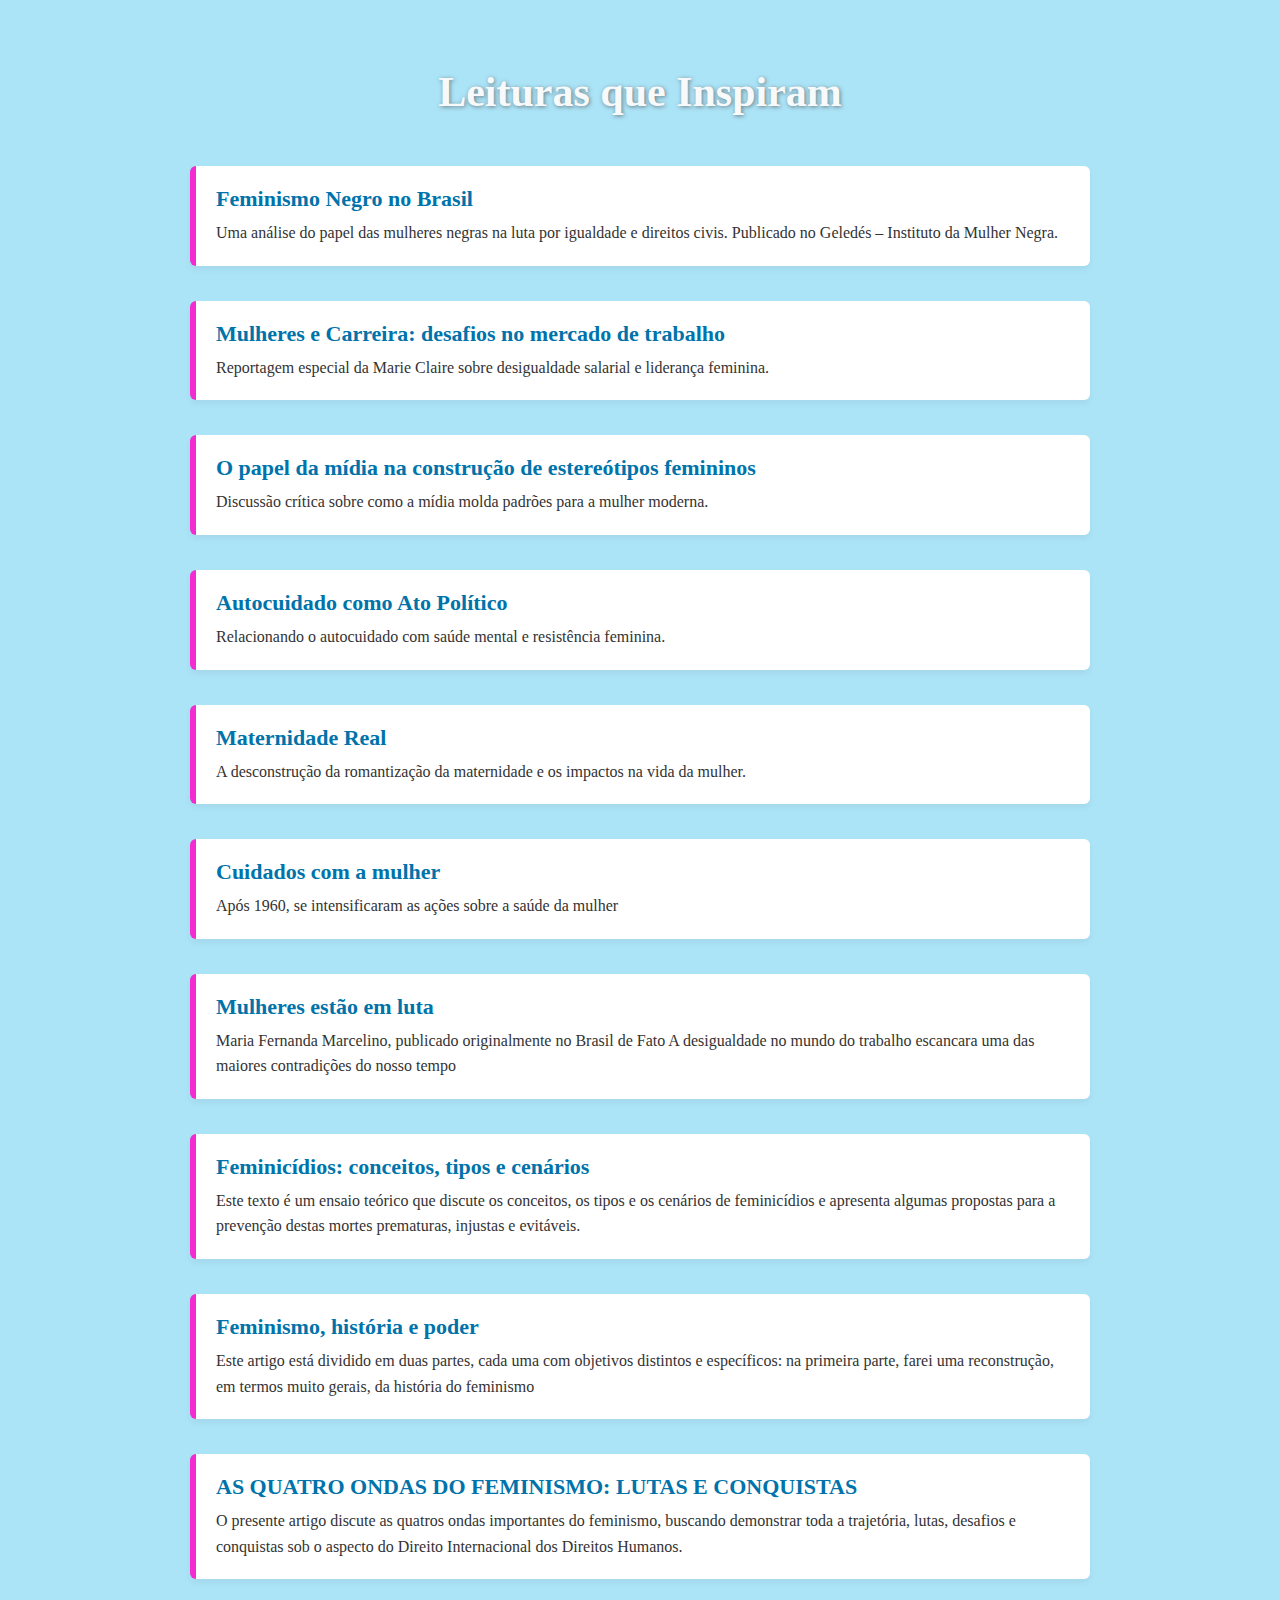
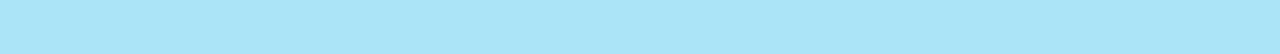
<file: artigos.html>
<!DOCTYPE html>
<html lang="pt-BR">
<head>
  <meta charset="UTF-8">
  <title>Artigos sobre o Universo Feminino</title>
  <style>
    body {
      font-family: 'Georgia', serif;
      background: linear-gradient(to bottom, #ace4f7);
      margin: 0;
      padding: 40px 20px;
      color: #333;
    }
    .container {
      max-width: 900px;
      margin: auto;
    }
    h1 {
      font-size: 42px;
      color: #f7f9fb;
      text-align: center;
      margin-bottom: 50px;
     text-shadow: 1px 1px 4px rgba(58, 52, 52, 0.6);
    }
    .artigo {
      background-color: #fff;
      border-left: 6px solid #f22cd1;
      margin-bottom: 35px;
      padding: 20px;
      border-radius: 6px;
      box-shadow: 0 4px 6px rgba(0,0,0,0.05);
    }
    .artigo h2 {
      margin: 0;
      font-size: 22px;
      color: #4a2e38;
    }
    .artigo p {
      margin: 8px 0 0;
      line-height: 1.6;
      font-size: 16px;
    }
    .artigo a {
      text-decoration: none;
      color: #0073aa;
    }
    .artigo a:hover {
      text-decoration: underline;
    }
  </style>
</head>
<body>

  <div class="container">
    <h1>Leituras que Inspiram</h1>

    <div class="artigo">
      <h2><a href="https://www.geledes.org.br/" target="_blank">Feminismo Negro no Brasil</a></h2>
      <p>Uma análise do papel das mulheres negras na luta por igualdade e direitos civis. Publicado no Geledés – Instituto da Mulher Negra.</p>
    </div>

    <div class="artigo">
      <h2><a href="https://revistamarieclaire.globo.com/" target="_blank">Mulheres e Carreira: desafios no mercado de trabalho</a></h2>
      <p>Reportagem especial da Marie Claire sobre desigualdade salarial e liderança feminina.</p>
    </div>

    <div class="artigo">
      <h2><a href="https://blogueirasfeministas.com/" target="_blank">O papel da mídia na construção de estereótipos femininos</a></h2>
      <p>Discussão crítica sobre como a mídia molda padrões para a mulher moderna.</p>
    </div>

    <div class="artigo">
      <h2><a href="https://www.psyson.com.br/artigos/autocuidado-e-feminismo/" target="_blank">Autocuidado como Ato Político</a></h2>
      <p>Relacionando o autocuidado com saúde mental e resistência feminina.</p>
    </div>

    <div class="artigo">
      <h2><a href="https://azmina.com.br/" target="_blank">Maternidade Real</a></h2>
      <p>A desconstrução da romantização da maternidade e os impactos na vida da mulher.</p>
    </div>

    <div class="artigo">
      <h2><a href="https://mulher.jundiai.sp.gov.br/cuidados-com-a-mulher/" target="_blank">Cuidados com a mulher</a></h2>
      <p>Após 1960, se intensificaram as ações sobre a saúde da mulher</p>
    </div>

    <div class="artigo">
      <h2><a href="https://www.sof.org.br/category/artigos/" target="_blank">Mulheres estão em luta</a></h2>
      <p>Maria Fernanda Marcelino, publicado originalmente no Brasil de Fato A desigualdade no mundo do trabalho escancara uma das maiores contradições do nosso tempo</p>
    </div>
    
    <div class="artigo">
      <h2><a href="https://www.scielo.br/j/csc/a/SxDFyB4bPnxQGpJBnq93Lhn" target="_blank">Feminicídios: conceitos, tipos e cenários</a></h2>
      <p>Este texto é um ensaio teórico que discute os conceitos, os tipos e os cenários de feminicídios e apresenta algumas propostas para a prevenção destas mortes prematuras, injustas e evitáveis.</p>
    </div>

    <div class="artigo">
      <h2><a href="https://mulher.jundiai.sp.gov.br/cuidados-com-a-mulher/" target="_blank">Feminismo, história e poder</a></h2>
      <p>Este artigo está dividido em duas partes, cada uma com objetivos distintos e específicos: na primeira parte, farei uma reconstrução, em termos muito gerais, da história do feminismo</p>
    </div>

<div class="artigo">
      <h2><a href="https://www.scielo.br/j/csc/a/SxDFyB4bPnxQGpJBnq93Lhn" target="_blank">AS QUATRO ONDAS DO FEMINISMO: LUTAS E CONQUISTAS</a></h2>
      <p>O presente artigo discute as quatros ondas importantes do feminismo, buscando demonstrar toda a trajetória, lutas, desafios e conquistas sob o aspecto do Direito Internacional dos Direitos Humanos. </p>
    </div>



</div>
</body>
</html>
</file>
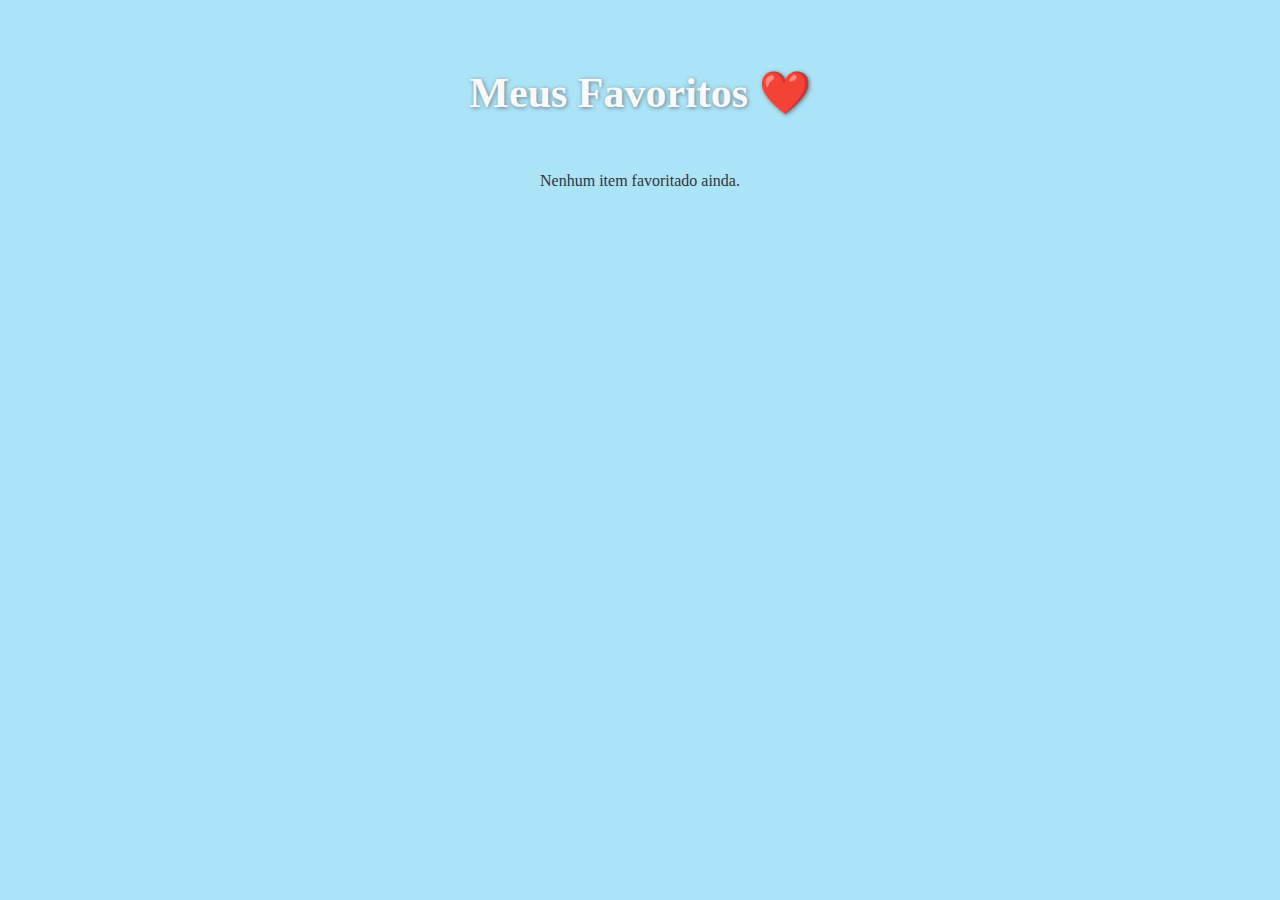
<file: favoritos.html>
<!DOCTYPE html>
<html lang="pt-br">
<head>
  <meta charset="UTF-8">
  <title>Meus Favoritos ❤️</title>
  <style>
    body {
       font-family: 'Georgia', serif;
      background: linear-gradient(to bottom, #ace4f7);
      margin: 0;
      padding: 40px 20px;
      color: #333;
    }

    h1 {
    font-size: 42px;
      color: #f7f9fb;
      text-align: center;
      margin-bottom: 50px;
      text-shadow: 1px 1px 4px rgba(58, 52, 52, 0.6);
    }

    .favoritos-container {
      display: flex;
      flex-wrap: wrap;
      gap: 20px;
      justify-content: center;
    }

    .favorito-item {
      background: #fff;
      border-radius: 12px;
      padding: 16px;
      width: 300px;
      box-shadow: 0 4px 12px rgba(0, 0, 0, 0.08);
      position: relative;
    }

    .favorito-item img {
      width: 100%;
      max-height: 180px;
      object-fit: cover;
      border-radius: 8px;
      margin-top: 10px;
    }

    .favorite-btn {
      position: absolute;
      top: 10px;
      right: 12px;
      font-size: 20px;
      cursor: pointer;
    }

    .favorito-item a {
      color: #0077cc;
      text-decoration: none;
    }

    .favorito-item a:hover {
      text-decoration: underline;
    }

    .categoria {
      font-size: 12px;
      color: #d23b93;
      margin-bottom: 4px;
    }

    p, h3, h2 {
      margin: 5px 0;
    }
  </style>
</head>
<body>
  <h1>Meus Favoritos ❤️</h1>
  <div class="favoritos-container" id="favoritos"></div>

  <script>
    document.addEventListener("DOMContentLoaded", () => {
      const container = document.getElementById("favoritos");
      const favoritos = JSON.parse(localStorage.getItem("favoritos")) || [];

      if (favoritos.length === 0) {
        container.innerHTML = "<p style='text-align:center;'>Nenhum item favoritado ainda.</p>";
        return;
      }

      favoritos.forEach(item => {
        const div = document.createElement("div");
        div.className = "favorito-item";
        div.innerHTML = item.html;

        const btn = div.querySelector(".favorite-btn");
        if (btn) {
          btn.textContent = "🗑️";
          btn.addEventListener("click", () => {
            const index = favoritos.findIndex(f => f.id === item.id);
            if (index !== -1) {
              favoritos.splice(index, 1);
              localStorage.setItem("favoritos", JSON.stringify(favoritos));
              div.remove();
              if (favoritos.length === 0) {
                container.innerHTML = "<p style='text-align:center;'>Nenhum item favoritado ainda.</p>";
              }
            }
          });
        }

        container.appendChild(div);
      });
    });
  </script>
</body>
</html>
</file>
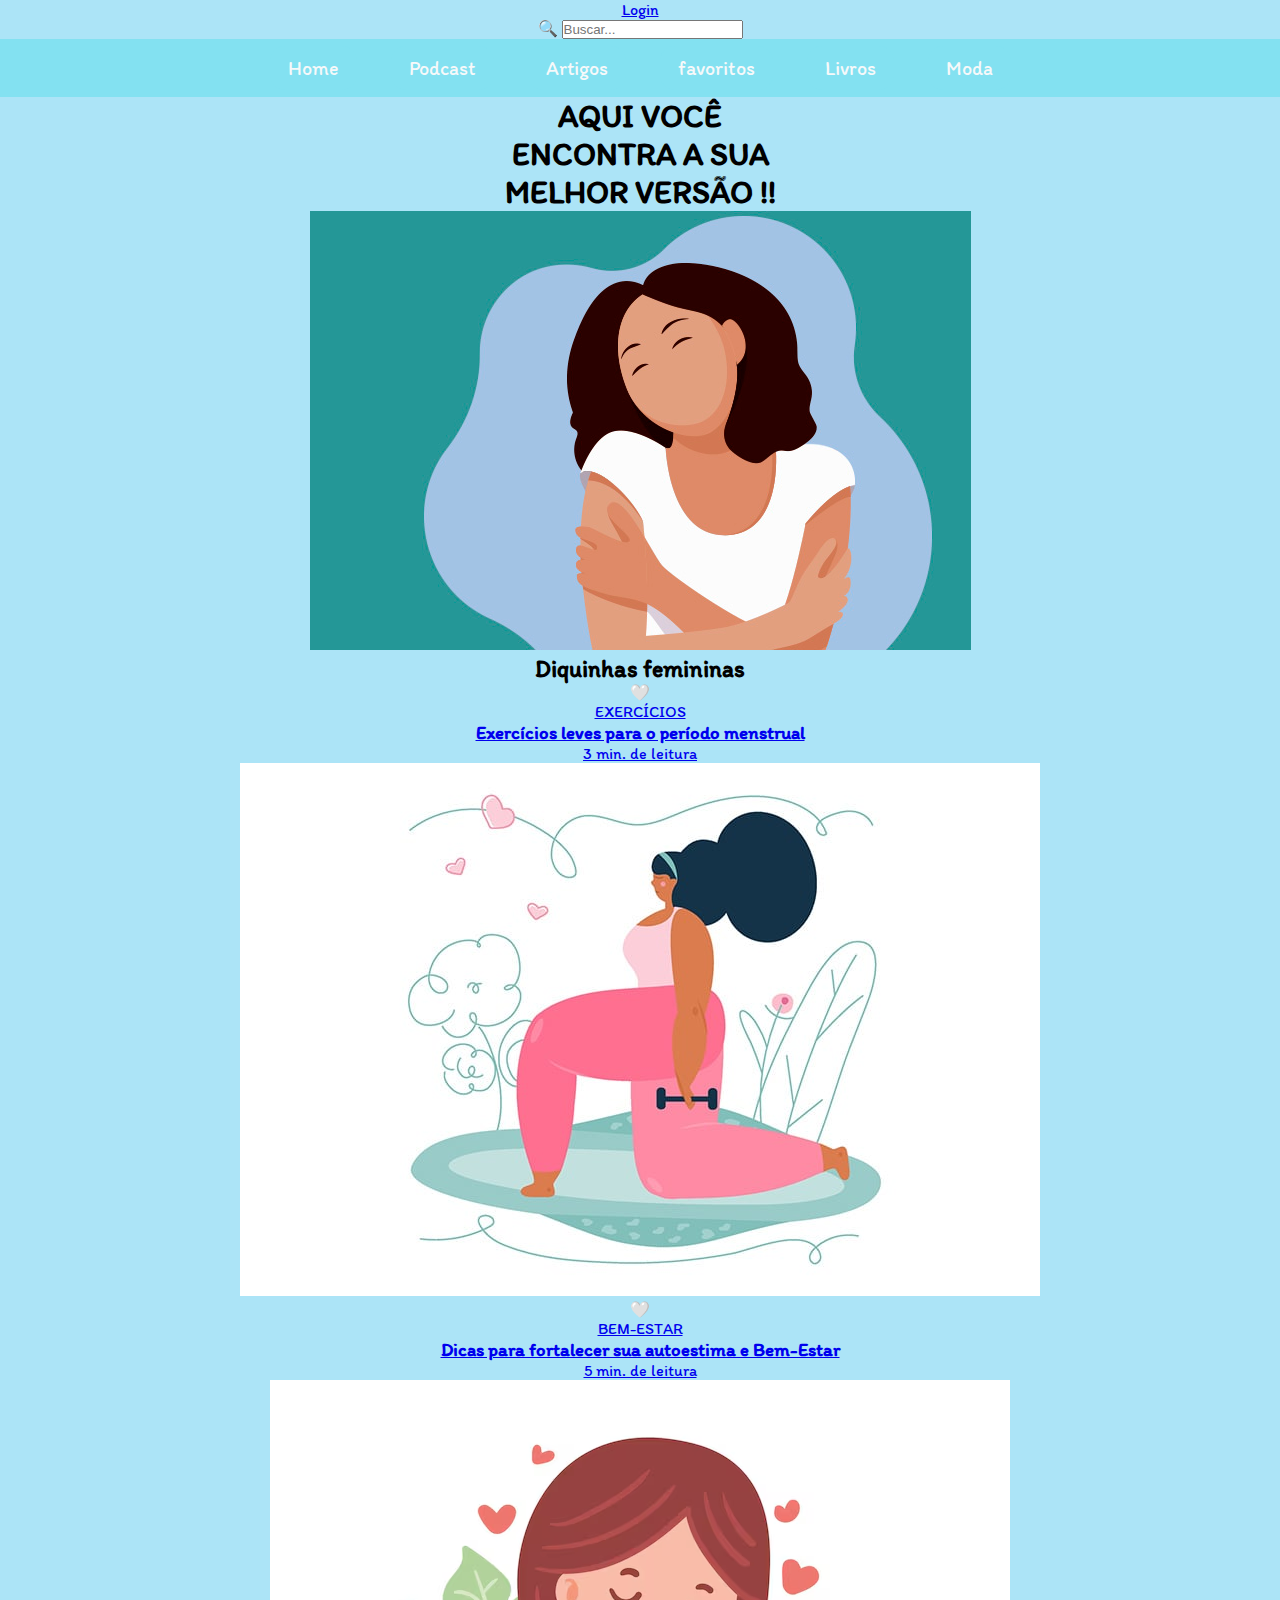
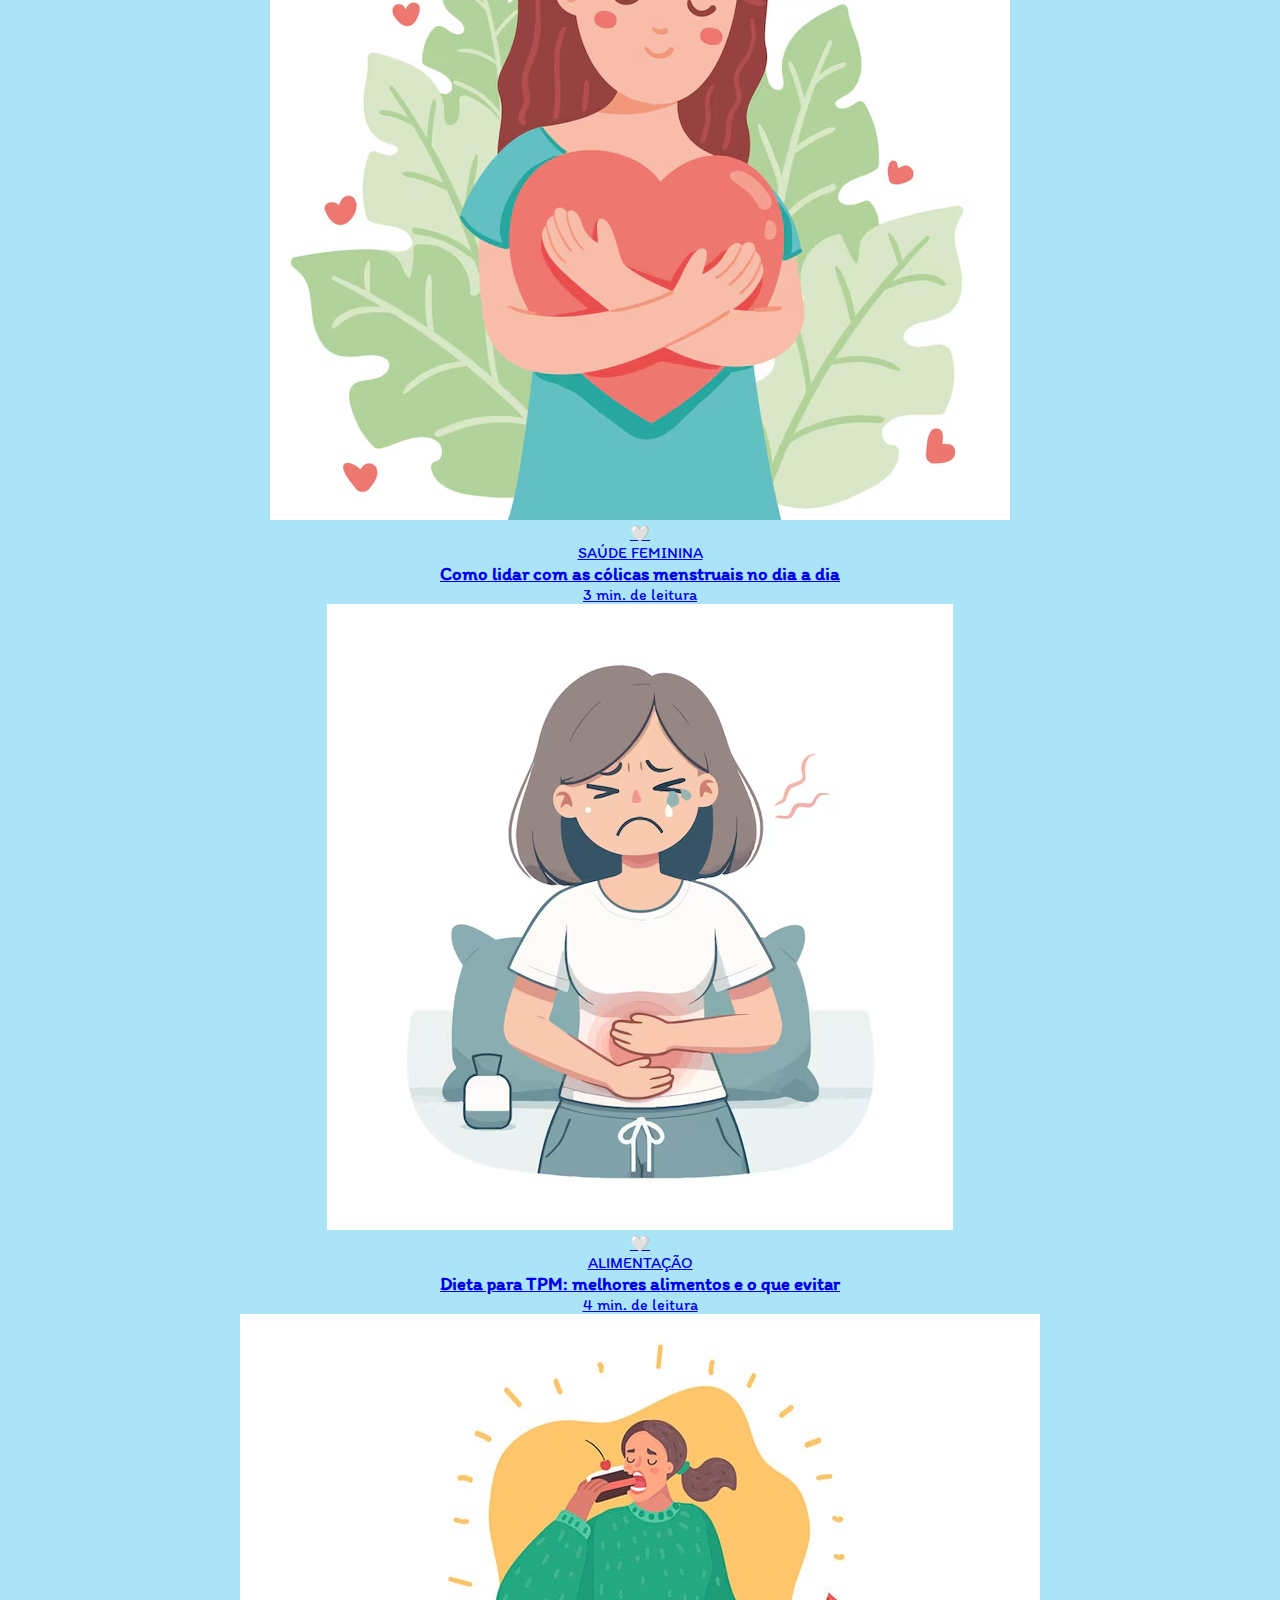
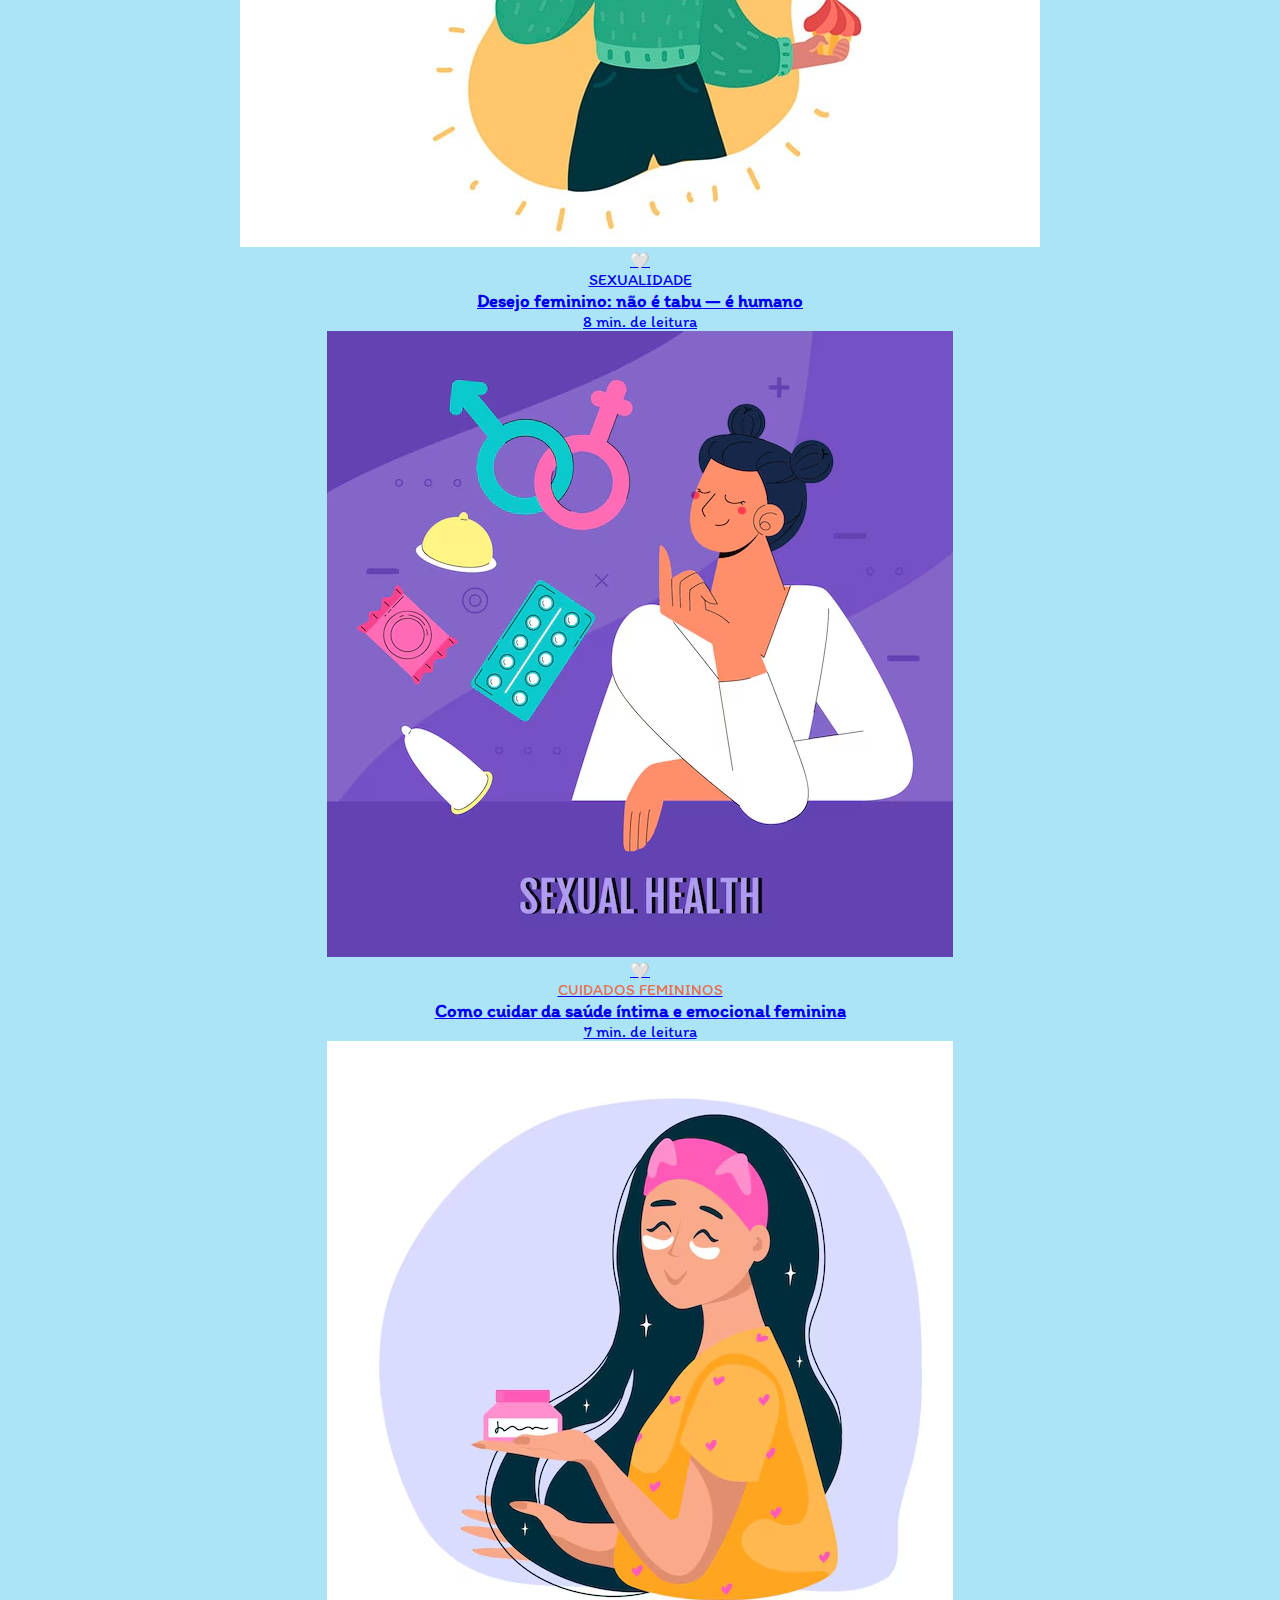
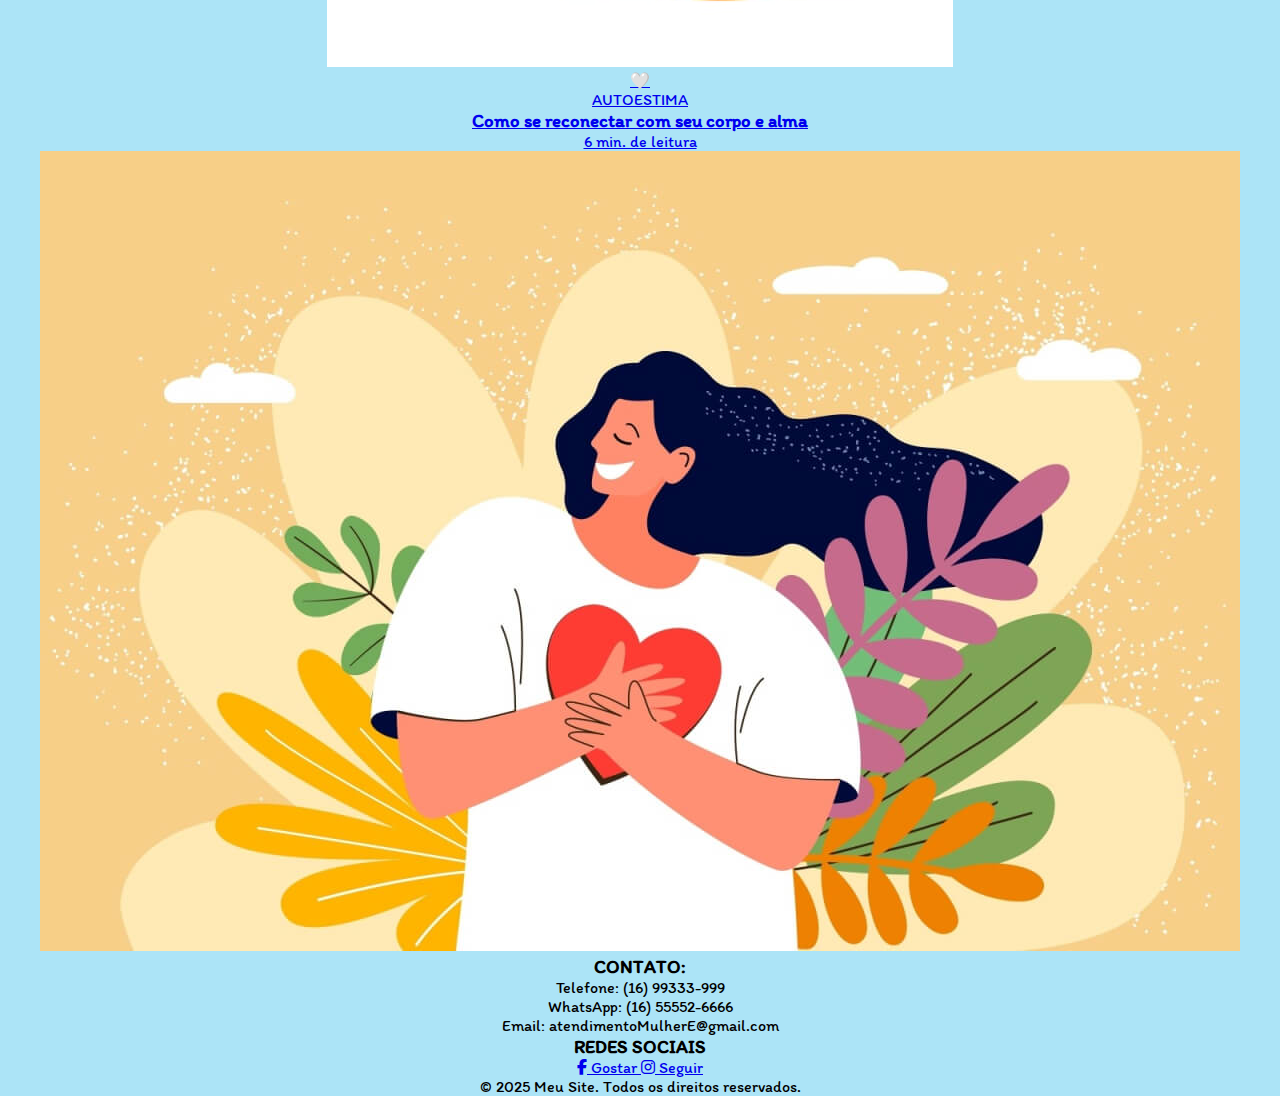
<file: home.html>
<!DOCTYPE html>
<html lang="pt-br">
<head>
  <meta charset="UTF-8" />
  <meta name="viewport" content="width=device-width, initial-scale=1.0" />
  <title>Página inicial</title>
  <link rel="stylesheet" href="style.css" />
  <link href="https://fonts.googleapis.com/css2?family=Itim&display=swap" rel="stylesheet" />
  <link rel="stylesheet" href="https://cdnjs.cloudflare.com/ajax/libs/font-awesome/6.4.0/css/all.min.css" />
</head>
<script src="favoritos.js"></script>

<body>
  <div id="top-bar">
    <a href="index.html" id="login-btn" class="login-link">Login</a>
    <div class="search-wrapper">
      <span class="search-icon">🔍</span>
      <input type="text" id="search-input" placeholder="Buscar..." />
    </div>
  </div>

  <div id="login-container" style="display: none;">
    <form id="login-form" action="#" method="post">
      <h2>Login</h2>
      <label for="username">Usuário:</label>
      <input type="text" id="username" name="username" required /><br /><br />
      <label for="password">Senha:</label>
      <input type="password" id="password" name="password" required /><br /><br />
      <button type="submit">Entrar</button>
      <button type="button" id="close-login">Fechar</button>
    </form>
  </div>

  <nav>
    <ul>
      <li><a href="home.html">Home</a></li>
      <li><a href="podcasts-mulheres.html">Podcast</a></li>
      <li><a href="artigos.html">Artigos</a></li>
      <li><a href="favoritos.html">favoritos</a></li>
      <li><a href="Livros.html">Livros</a></li>
      <li>
        <a href="#" id="moda">Moda</a>
        <ul id="sub-opcoes" style="display: none;">
      <li><a href="maquiagem.html">Maquiagens</a></li>
      <li><a href="calcados.html">Calçados</a></li>
      <li><a href="roupas.html">Roupas</a></li>
        </ul>
      </li>
    </ul>
  </nav>

  <section class="destaque">
    <div class="texto">
      <h1>AQUI VOCÊ<br />ENCONTRA A SUA<br />MELHOR VERSÃO !!</h1>
    </div>
    <img src="img/cuidados_mulher_header-1.jpg" alt="ser mulher" />
  </section>

  <section id="artigos">
    <div class="artigos-header">
      <h2>Diquinhas femininas</h2>
    </div>
    <div class="artigos-container">
        
      <div class="card-artigo">
       <span class="favorite-btn">🤍</span>
        <a href="https://www.alwaysbrasil.com.br/pt-br/para-mulheres/saude/exercicios-para-a-menstruacao" target="_blank" rel="noopener noreferrer" class="card-link">
          <p class="categoria">EXERCÍCIOS</p>
          <h3>Exercícios leves para o período menstrual</h3>
          <p class="tempo-leitura">3 min. de leitura</p>
          <img src="img/como-aliviar-o-inchaco-menstrual-3.jpg" alt="Exercícios durante o ciclo" />
        </div>
      </a>

   <div class="card-artigo" data-id="artigo-1">
  <span class="favorite-btn">🤍</span>
  <a href="https://...https://www.maristelacorralero.com.br/" target="_blank" rel="noopener noreferrer" class="card-link">
    <p class="categoria">BEM-ESTAR</p>
    <h3>Dicas para fortalecer sua autoestima e Bem-Estar</h3>
    <p class="tempo-leitura">5 min. de leitura</p>
    <img src="img/conceito-de-ilustracao-de-auto-cuidado_23-2148526939.avif" alt="Autoestima" />
  </a>
</div>

      <a href="https://www.tuasaude.com/6-dicas-para-diminuir-as-colicas-menstruais/" target="_blank" rel="noopener noreferrer" class="card-link">
        <div class="card-artigo">
           <span class="favorite-btn">🤍</span>
          <p class="categoria">SAÚDE FEMININA</p>
          <h3>Como lidar com as cólicas menstruais no dia a dia</h3>
          <p class="tempo-leitura">3 min. de leitura</p>
          <img src="img/desenho-animado-de-uma-mulher-com-colicas-menstruais_207579-3121.avif" alt="Cólica" />
        </div>
      </a>

      <a href="https://www.tuasaude.com/alimentos-que-combatem-a-tpm-tensao-pre-menstrual/" target="_blank" rel="noopener noreferrer" class="card-link">
        <div class="card-artigo">
           <span class="favorite-btn">🤍</span>
          <p class="categoria">ALIMENTAÇÃO</p>
          <h3>Dieta para TPM: melhores alimentos e o que evitar</h3>
          <p class="tempo-leitura">4 min. de leitura</p>
          <img src="img/vontade-de-comer-doce-na-tpm-1.jpg" alt="Alimentos TPM" />
        </div>
      </a>

        <a href="https://iplclinicaescola.com.br/2021/06/16/mulheres-sexo-e-tabu-porque-a-sexualidade-feminina-ainda-e-reprimida/" target="_blank" rel="noopener noreferrer" class="card-link">
        <div class="card-artigo">
        <span class="favorite-btn">🤍</span>
          <p class="categoria">SEXUALIDADE</p>
          <h3>Desejo feminino: não é tabu — é humano</h3>
          <p class="tempo-leitura">8 min. de leitura</p>
          <img src="img/ilustracao-de-educacao-sexual-desenhada-a-mao_23-2150006291.avif" alt="Sexualidade" />
        </div>
      </a>

       <a href="https://www.minhavida.com.br/saude/temas/saude-da-mulher" target="_blank" rel="noopener noreferrer" class="card-link">
  <div class="card-artigo">
    <span class="favorite-btn">🤍</span>
    <p class="categoria" style="color: #e76f51;">CUIDADOS FEMININOS</p>
    <h3>Como cuidar da saúde íntima e emocional feminina</h3>
    <p class="tempo-leitura">7 min. de leitura</p>
    <img src="img/mulher-com-manchas-faciais-cuidando-do-cabelo-pessoa-de-desenho-vetorial-conceito-de-cuidados-com-a-pele-de-beleza_605517-433.avif"Cuidados femininos />
  </div>
</a>

      <a href="https://istoe.com.br/consciencia-corporal-como-ter-uma-conexao-mais-profunda-com-seu-corpo" target="_blank" rel="noopener noreferrer" class="card-link">
        <div class="card-artigo">
         <span class="favorite-btn">🤍</span>
          <p class="categoria">AUTOESTIMA</p>
          <h3>Como se reconectar com seu corpo e alma</h3>
          <p class="tempo-leitura">6 min. de leitura</p>
          <img src="img/veja-a-importancia-de-se-reconectar-consigo.jpg" alt="Reconexão com o corpo" />
        </div>
      </a>
    </div>
  </section>

  <footer class="footer">
    <div class="footer-container">
      <div class="footer-logo"></div>

      <div class="footer-contact">
        <h3><span class="barra"></span> CONTATO:</h3>
        <p>Telefone: (16) 99333-999</p>
        <p>WhatsApp: (16) 55552-6666</p>
        <p>Email: atendimentoMulherE@gmail.com</p>
      </div>

      <div class="footer-social">
        <h3><span class="barra"></span> REDES SOCIAIS</h3>
        <a href="#" class="social-btn facebook">
          <i class="fab fa-facebook-f"></i> Gostar
        </a>
        <a href="#" class="social-btn instagram">
          <i class="fab fa-instagram"></i> Seguir
        </a>
      </div>
    </div>

    <p>&copy; 2025 Meu Site. Todos os direitos reservados.</p>
  </footer>

  <script>
    document.addEventListener("DOMContentLoaded", function () {
      const input = document.getElementById("search-input");
      const artigos = document.querySelectorAll(".card-artigo");

      input.addEventListener("input", function () {
        const termo = input.value.toLowerCase();

        artigos.forEach((artigo) => {
          const texto = artigo.innerText.toLowerCase();
          artigo.style.display = texto.includes(termo) ? "block" : "none";
      
        });
      });
    });
    

  </script>
  <script src="script.js"></script>
</body>
</html>
</file>
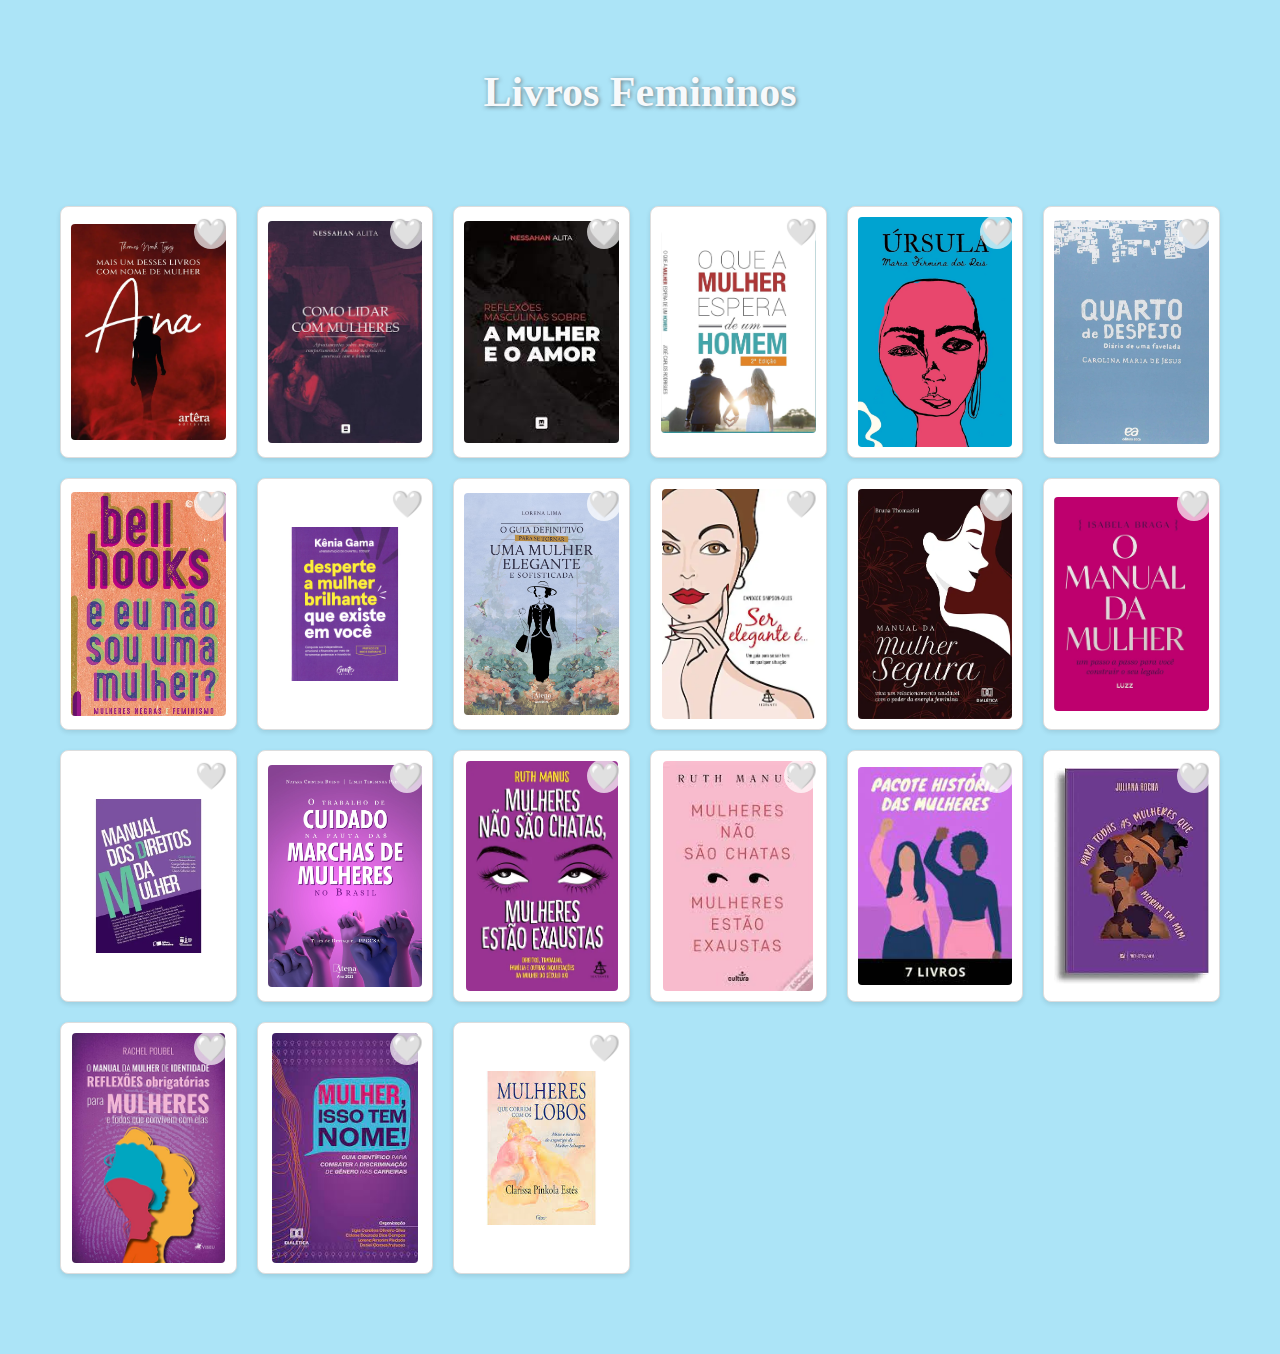
<file: Livros.html>
<!DOCTYPE html>
<html lang="pt-BR">
<head>
  <meta charset="UTF-8" />
  <meta name="viewport" content="width=device-width, initial-scale=1" />
  <title>Livros Femininos</title>
  <style>
    body {
       font-family: 'Georgia', serif;
      background: linear-gradient(to bottom, #ace4f7);
      margin: 0;
      padding: 40px 20px;
      color: #333;
    }

    h1 {
    font-size: 42px;
      color: #f7f9fb;
      text-align: center;
      margin-bottom: 50px;
      text-shadow: 1px 1px 4px rgba(58, 52, 52, 0.6);
    }

    .livros-container {
      display: grid;
      grid-template-columns: repeat(auto-fit, minmax(150px, 1fr));
      gap: 20px;
      padding: 40px;
      max-width: 1200px;
      margin: 0 auto;
    }

    .livro {
      position: relative;
      background-color: #fff;
      padding: 10px;
      border: 1px solid #ddd;
      border-radius: 8px;
      box-shadow: 0 2px 5px rgba(0,0,0,0.1);
      display: flex;
      align-items: center;
      justify-content: center;
      height: 230px;
      cursor: pointer;
      overflow: hidden;
    }

    .livro img {
      max-width: 100%;
      max-height: 100%;
      object-fit: contain;
      border-radius: 4px;
      pointer-events: none;
    }

    .favorite-btn {
      position: absolute;
      top: 8px;
      right: 8px;
      font-size: 26px;
      color: #999;
      user-select: none;
      transition: color 0.3s ease;
      cursor: pointer;
      z-index: 10;
      background: rgba(255,255,255,0.7);
      border-radius: 50%;
      width: 34px;
      height: 34px;
      display: flex;
      align-items: center;
      justify-content: center;
    }

    .favorite-btn.favorito {
      color: #f22cd1;
      text-shadow: 0 0 4px #f22cd1;
    }
  </style>
</head>
<body>
  <h1>Livros Femininos</h1>

  <div class="livros-container">
<div class="livro" data-id="livro1" data-src="livros/Livro1.webp" data-alt="Livro 1">
  <img src="livros/Livro1.webp" alt="Livro 1" />
  <div class="favorite-btn" title="Favoritar">🤍</div>
</div>

<div class="livro" data-id="livro2" data-src="livros/Livro2.jpg" data-alt="Livro 2">
  <img src="livros/Livro2.jpg" alt="Livro 2" />
  <div class="favorite-btn" title="Favoritar">🤍</div>
</div>

<div class="livro" data-id="livro3" data-src="livros/Livro3.jpg" data-alt="Livro 3">
  <img src="livros/Livro3.jpg" alt="Livro 3" />
  <div class="favorite-btn" title="Favoritar">🤍</div>
</div>

<div class="livro" data-id="livro4" data-src="livros/Livro4.jpg" data-alt="Livro 4">
  <img src="livros/Livro4.jpg" alt="Livro 4" />
  <div class="favorite-btn" title="Favoritar">🤍</div>
</div>

<div class="livro" data-id="livro5" data-src="livros/Livro5.webp" data-alt="Livro 5">
  <img src="livros/Livro5.webp" alt="Livro 5" />
  <div class="favorite-btn" title="Favoritar">🤍</div>
</div>

<div class="livro" data-id="livro6" data-src="livros/Livro6.webp" data-alt="Livro 6">
  <img src="livros/Livro6.webp" alt="Livro 6" />
  <div class="favorite-btn" title="Favoritar">🤍</div>
</div>

<div class="livro" data-id="livro7" data-src="livros/Livro7.webp" data-alt="Livro 7">
  <img src="livros/Livro7.webp" alt="Livro 7" />
  <div class="favorite-btn" title="Favoritar">🤍</div>
</div>

<div class="livro" data-id="livro8" data-src="livros/Livro8.jpg" data-alt="Livro 8">
  <img src="livros/Livro8.jpg" alt="Livro 8" />
  <div class="favorite-btn" title="Favoritar">🤍</div>
</div>

<div class="livro" data-id="livro9" data-src="livros/Livro9.jpg" data-alt="Livro 9">
  <img src="livros/Livro9.jpg" alt="Livro 9" />
  <div class="favorite-btn" title="Favoritar">🤍</div>
</div>

<div class="livro" data-id="livro10" data-src="livros/Livro10.webp" data-alt="Livro 10">
  <img src="livros/Livro10.webp" alt="Livro 10" />
  <div class="favorite-btn" title="Favoritar">🤍</div>
</div>

<div class="livro" data-id="livro11" data-src="livros/livros11.webp" data-alt="Livro 11">
  <img src="livros/livros11.webp" alt="Livro 11" />
  <div class="favorite-btn" title="Favoritar">🤍</div>
</div>

<div class="livro" data-id="livro12" data-src="livros/livro12.jpg" data-alt="Livro 12">
  <img src="livros/livro12.jpg" alt="Livro 12" />
  <div class="favorite-btn" title="Favoritar">🤍</div>
</div>

<div class="livro" data-id="livro13" data-src="livros/livro13.webp" data-alt="Livro 13">
  <img src="livros/livro13.webp" alt="Livro 13" />
  <div class="favorite-btn" title="Favoritar">🤍</div>
</div>

<div class="livro" data-id="livro14" data-src="livros/livro14.webp" data-alt="Livro 14">
  <img src="livros/livro14.webp" alt="Livro 14" />
  <div class="favorite-btn" title="Favoritar">🤍</div>
</div>

<div class="livro" data-id="livro15" data-src="livros/livro15.webp" data-alt="Livro 15">
  <img src="livros/livro15.webp" alt="Livro 15" />
  <div class="favorite-btn" title="Favoritar">🤍</div>
</div>

<div class="livro" data-id="livro16" data-src="livros/livro16.jpg" data-alt="Livro 16">
  <img src="livros/livro16.jpg" alt="Livro 16" />
  <div class="favorite-btn" title="Favoritar">🤍</div>
</div>

<div class="livro" data-id="livro17" data-src="livros/livro17.jpg" data-alt="Livro 17">
  <img src="livros/livro17.jpg" alt="Livro 17" />
  <div class="favorite-btn" title="Favoritar">🤍</div>
</div>

<div class="livro" data-id="livro18" data-src="livros/livro18.jpg" data-alt="Livro 18">
  <img src="livros/livro18.jpg" alt="Livro 18" />
  <div class="favorite-btn" title="Favoritar">🤍</div>
</div>

<div class="livro" data-id="livro19" data-src="livros/livro19.jpg" data-alt="Livro 19">
  <img src="livros/livro19.jpg" alt="Livro 19" />
  <div class="favorite-btn" title="Favoritar">🤍</div>
</div>

<div class="livro" data-id="livro20" data-src="livros/livro20.jpg" data-alt="Livro 20">
  <img src="livros/livro20.jpg" alt="Livro 20" />
  <div class="favorite-btn" title="Favoritar">🤍</div>
</div>

<div class="livro" data-id="livro21" data-src="livros/livro21.jpg" data-alt="Livro 21">
  <img src="livros/livro21.jpg" alt="Livro 21" />
  <div class="favorite-btn" title="Favoritar">🤍</div>
</div>

  <script>
  const livros = document.querySelectorAll('.livro');

  let favoritos = JSON.parse(localStorage.getItem('favoritos')) || [];

  function atualizarUI() {
    livros.forEach(livro => {
      const id = livro.dataset.id;
      const btn = livro.querySelector('.favorite-btn');

      if (favoritos.includes(id)) {
        btn.textContent = '❤️';  
        btn.classList.add('favorited');
      } else {
        btn.textContent = '🤍'; 
        btn.classList.remove('favorited');
      }
    });
  }

  livros.forEach(livro => {
    const btn = livro.querySelector('.favorite-btn');
    btn.addEventListener('click', () => {
      const id = livro.dataset.id;
      if (favoritos.includes(id)) {
        favoritos = favoritos.filter(favId => favId !== id);
      } else {
        favoritos.push(id);
      }
      localStorage.setItem('favoritos', JSON.stringify(favoritos));
      atualizarUI();
    });
  });

  atualizarUI();
</script>
</body>
</html>
</file>
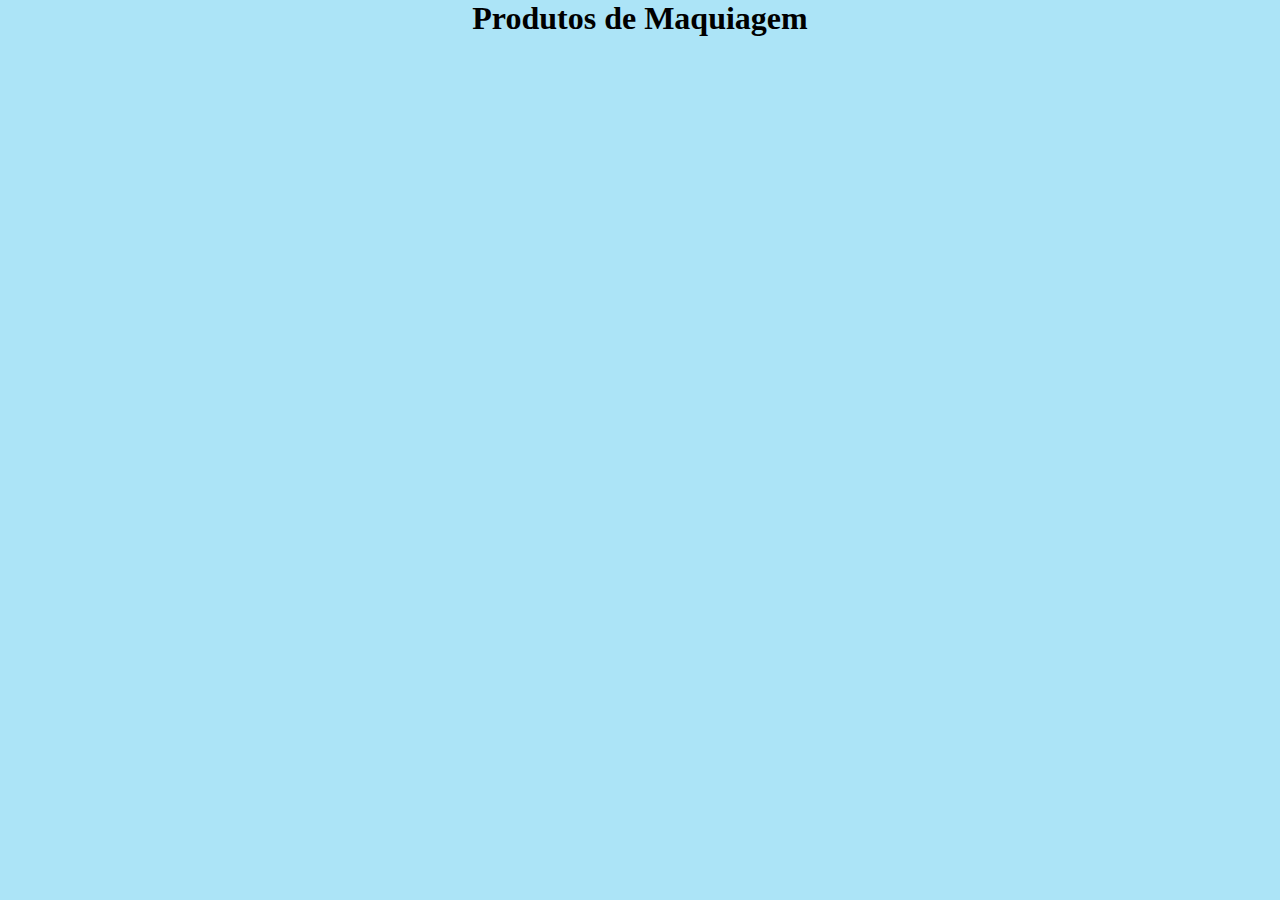
<file: maquiagem.html>
<!DOCTYPE html>
<html lang="pt-br">
<head>
    <meta charset="UTF-8">
    <meta name="viewport" content="width=device-width, initial-scale=1.0">
    <title>Produtos de Maquiagem</title>
    <link rel="stylesheet" href="style.css"> 
</head>
<body>
    <header>
        <h1>Produtos de Maquiagem</h1>
    </header>

    <main id="produtos">
    </main>

    <script src="maquiagem.js"></script>
</body>
</html>
</file>
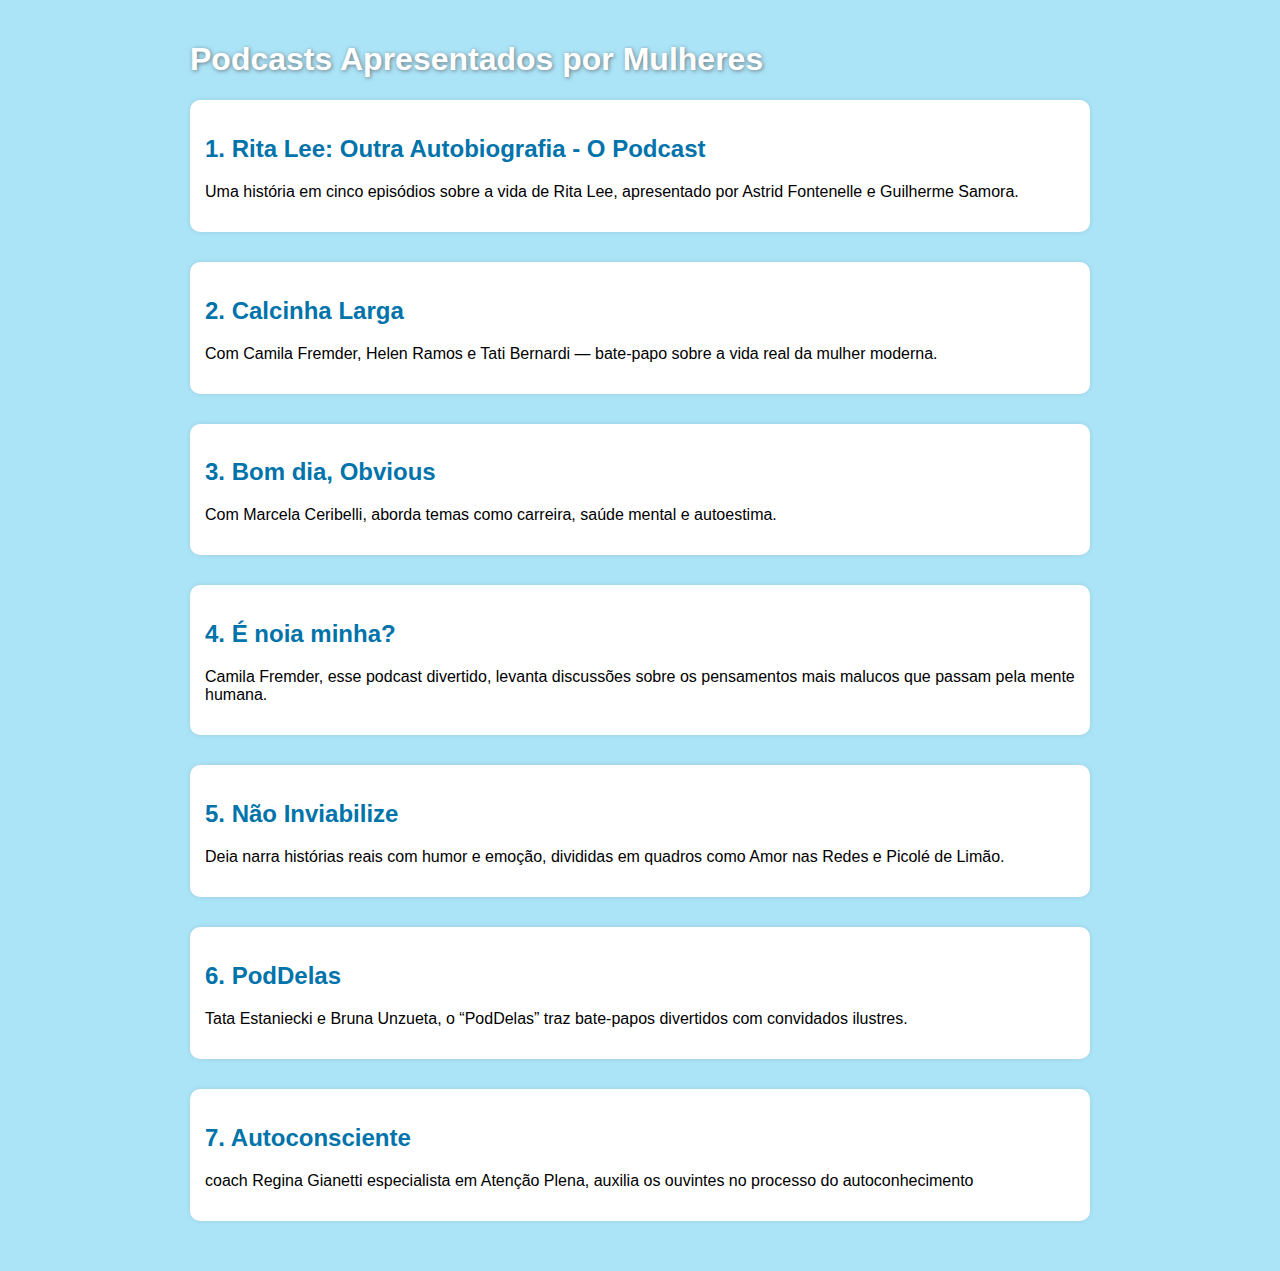
<file: podcasts-mulheres.html>
<!DOCTYPE html>
<html lang="pt-BR">
<head>
  <meta charset="UTF-8">
  <title>Podcasts Apresentados por Mulheres</title>
  <style>
    body {
      font-family: Arial, sans-serif;
      padding: 20px;
      max-width: 900px;
      margin: auto;
      background: linear-gradient(to bottom, #ace4f7);
    }
    h1 {
        color: white;
     text-shadow: 1px 1px 4px rgba(58, 52, 52, 0.6);
    }
    .podcast {
      margin-bottom: 30px;
      padding: 15px;
      background-color: #fff;
      border-radius: 10px;
      box-shadow: 0 0 5px rgba(0,0,0,0.1);
    }
    .podcast a {
      color: #0073aa;
      text-decoration: none;
      font-weight: bold;
    }
    .podcast a:hover {
      text-decoration: underline;
    }
  </style>
</head>
<body>

  <h1>Podcasts Apresentados por Mulheres</h1>

  <div class="podcast">
    <h2><a href="https://open.spotify.com/show/5AzkxpQZNjw17GA1GXt0Zz" target="_blank">1. Rita Lee: Outra Autobiografia - O Podcast</a></h2>
    <p>Uma história em cinco episódios sobre a vida de Rita Lee, apresentado por Astrid Fontenelle e Guilherme Samora.</p>
  </div>

  <div class="podcast">
    <h2><a href="https://open.spotify.com/episode/2cdbVD9PQtEZThRXG0wk6r" target="_blank">2. Calcinha Larga</a></h2>
    <p>Com Camila Fremder, Helen Ramos e Tati Bernardi — bate-papo sobre a vida real da mulher moderna.</p>
  </div>

  <div class="podcast">
    <h2><a href="https://open.spotify.com/show/1592iJQt0IlC5u5lKXrbyS" target="_blank">3. Bom dia, Obvious</a></h2>
    <p>Com Marcela Ceribelli, aborda temas como carreira, saúde mental e autoestima.</p>
  </div>

  <div class="podcast">
    <h2><a href="https://open.spotify.com/show/3abnr07SkMuHOUOXQpGnf1 " target="_blank">4. É noia minha?</a></h2>
    <p> Camila Fremder, esse podcast divertido, levanta discussões sobre os pensamentos mais malucos que passam pela mente humana.</p>
  </div>

  <div class="podcast">
    <h2><a href="https://open.spotify.com/show/66XCLKbi33MubYTZX2G2jW" target="_blank">5. Não Inviabilize</a></h2>
    <p>Deia narra histórias reais com humor e emoção, divididas em quadros como Amor nas Redes e Picolé de Limão.</p>
  </div>

  <div class="podcast">
    <h2><a href="https://open.spotify.com/show/4Rc0ZXgYLd0NZucIKYjurg " target="_blank">6. PodDelas</a></h2>
    <p>Tata Estaniecki e Bruna Unzueta, o “PodDelas” traz bate-papos divertidos com convidados ilustres.</p>
  </div>
 
  <div class="podcast">
    <h2><a href="https://open.spotify.com/show/3l28wC5LyiiW2EdxgKW1cE" target="_blank">7. Autoconsciente</a></h2>
    <p>coach Regina Gianetti especialista em Atenção Plena, auxilia os ouvintes no processo do autoconhecimento</p>
  </div>


</body>
</html>
</file>
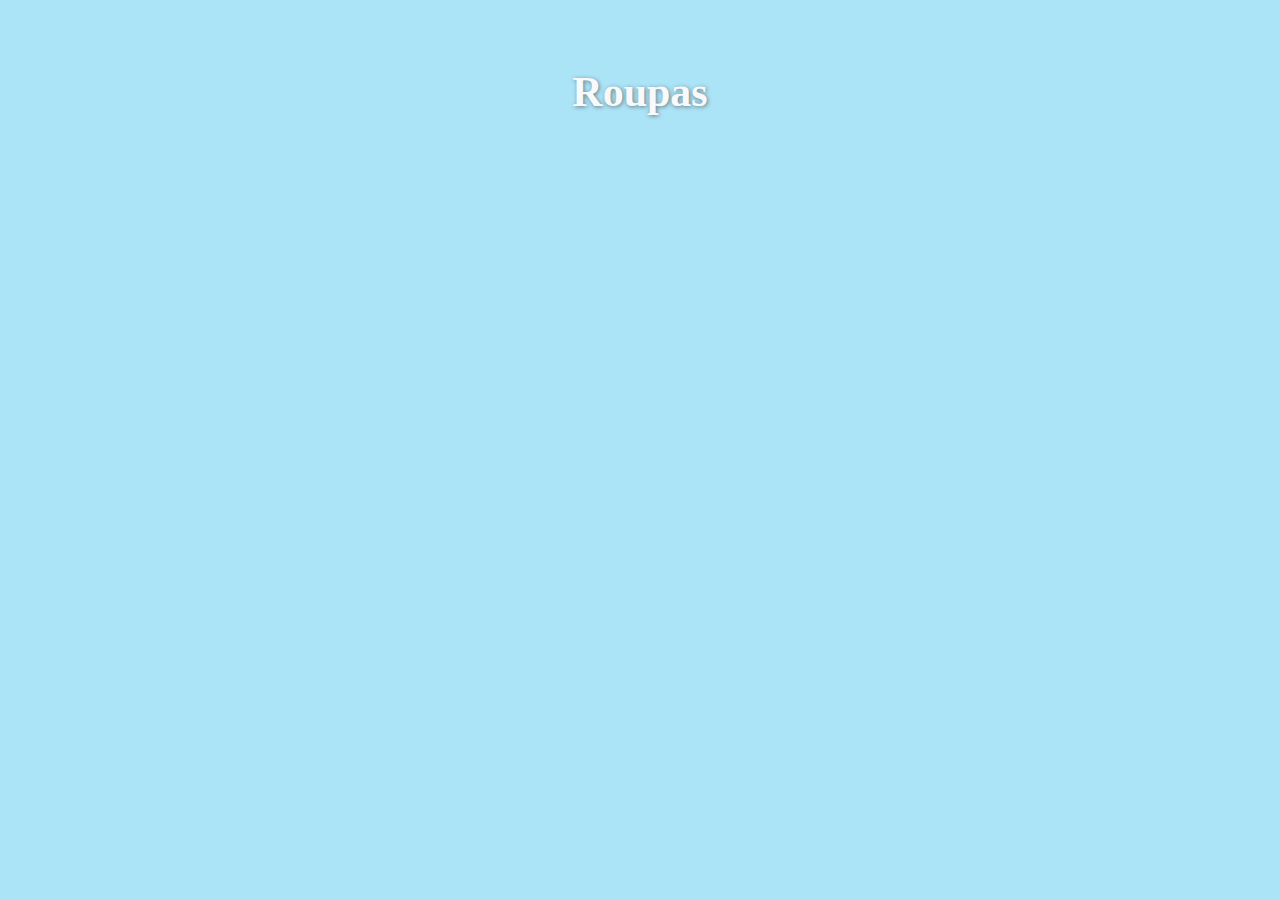
<file: roupas.html>
<!DOCTYPE html>
<html lang="pt-br">
<head>
  <meta charset="UTF-8" />
  <title>Roupas</title>
  <style>
     body {
      font-family: 'Georgia', serif;
      background: linear-gradient(to bottom, #ace4f7);
      margin: 0;
      padding: 40px 20px;
      color: #333;
    }

    h1 {
     font-size: 42px;
      color: #f7f9fb;
      text-align: center;
      margin-bottom: 50px;
      text-shadow: 1px 1px 4px rgba(58, 52, 52, 0.6);
    }
    .produtos-container {
      display: grid;
      grid-template-columns: repeat(auto-fit, minmax(200px,1fr));
      gap: 20px;
      max-width: 1000px;
      margin: 20px auto;
    }
    .produto {
      background: #fff;
      padding: 15px;
      border-radius: 8px;
      box-shadow: 0 2px 8px rgba(0,0,0,0.1);
      text-align: center;
    }
    .produto img {
      max-width: 100%;
      height: 180px;
      object-fit: contain;
      margin-bottom: 10px;
      border-radius: 8px;
    }
    .produto h3 {
      font-size: 18px;
      margin: 10px 0 5px;
    }
    .produto p {
      font-size: 14px;
      color: #555;
    }
    .preco {
      font-weight: bold;
      margin-top: 8px;
      color: #14bddb;
    }
  </style>
</head>
<body>
  <h1>Roupas</h1>
  <div class="produtos-container" id="produtos"></div>

  <script>
    async function buscarRoupas() {
      const categorias = ["women's clothing"];
      const container = document.getElementById('produtos');
      container.innerHTML = '';

      for (const categoria of categorias) {
        const res = await fetch(`https://fakestoreapi.com/products/category/${encodeURIComponent(categoria)}`);
        const data = await res.json();

        data.forEach(produto => {
          const div = document.createElement('div');
          div.className = 'produto';
          div.innerHTML = `
            <img src="${produto.image}" alt="${produto.title}">
            <h3>${produto.title}</h3>
            <p>${produto.description.substring(0, 100)}...</p>
            <div class="preco">R$ ${(produto.price * 5.2).toFixed(2).replace('.', ',')}</div>
          `;
          container.appendChild(div);
        });
      }
    }

    document.addEventListener('DOMContentLoaded', buscarRoupas);
  </script>
</body>
</html>
</file>
<file: style.css>
* {
    margin: 0;
    padding: 0;
    box-sizing: border-box;
    * { 
        margin: 0;
        padding: 0;
        box-sizing: border-box;
    }
    
    body {
        font-family: 'Itim', cursive;
        background-color: #ace4f7;
        text-align: center;
    }
    
    nav {
        background-color: #83e1f1;
        padding: 17px 0;
    }
    
    nav ul {
        list-style: none;
        padding: 0;
    }
    
    nav ul li {
        display: inline-block;
        position: relative;
        margin: 0 15px;
    }
    
    nav ul li a {
        text-decoration: none;
        color: #f7f9fa;
        font-size: 20px;
        padding: 10px 18px;
        background: #83e1f1;
        border-radius: 15px;
        transition: background-color 0.3s ease; 
    }
    
    nav ul li a:hover {
        background-color: #fcfeff;
    }
    
    nav ul li ul {
        list-style: none;
        position: absolute;
        top: 100%;
        left: 0;
        background-color: #83e1f1;
        padding: 15px 0;
        display: none;
        border-radius: 20px;
        box-shadow: 0px 4px 6px #fcfeff;
    }
    
    nav ul li:hover ul {
        display: block;
    }
    
    nav ul li ul li {
        width: 180px;
        
        text-align: left;
        margin: 10px 0;
    }
    
    nav ul li ul li a {
        padding: 10px 20px;
        background: #83e1f1;
        border-radius: 10px;
        color: #f9fcfd;
        font-size: 18px;
    }
    
    nav ul li ul li a:hover {
        background-color: #fcfeff;
    }
}
</file>
